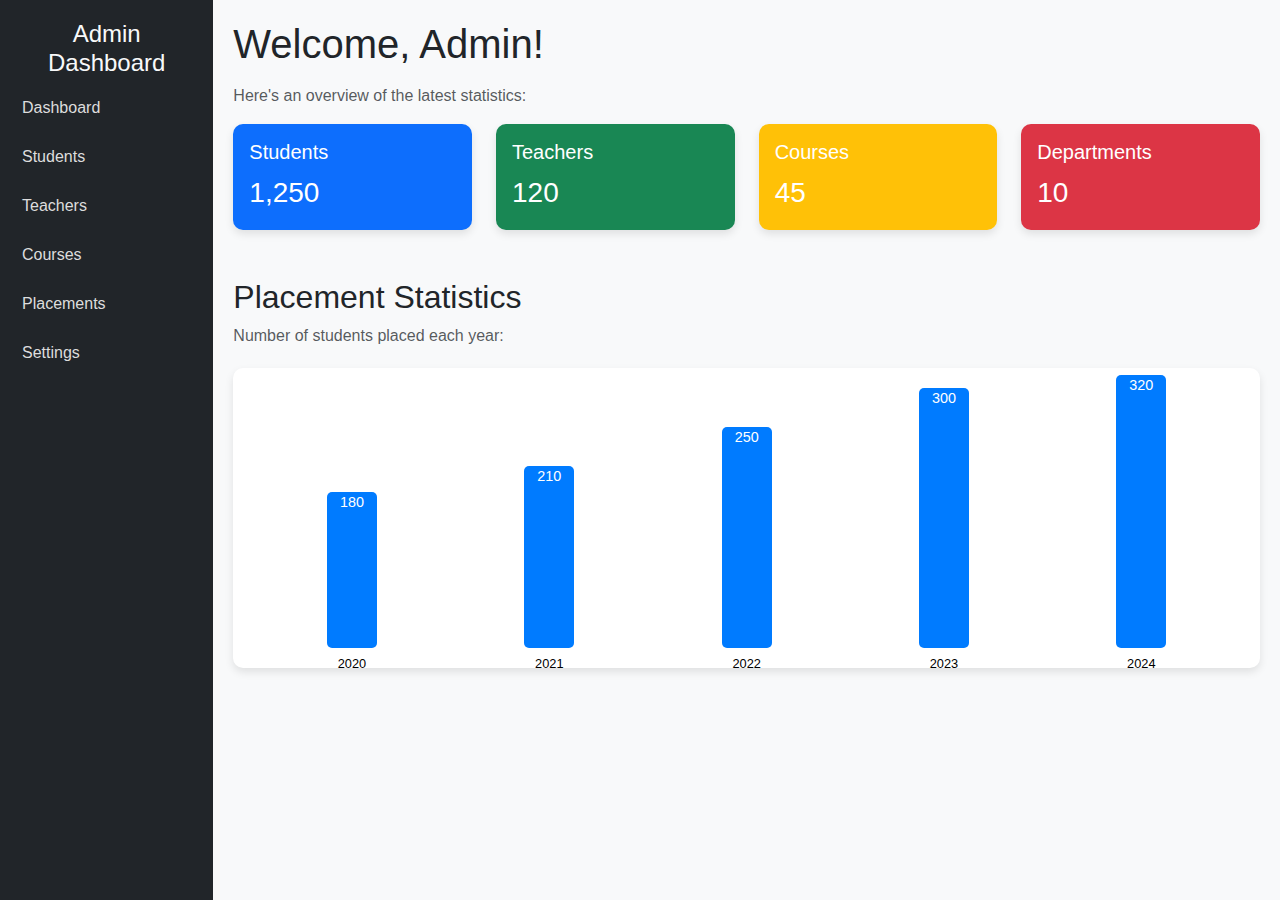
<file: collegedashboard/index.html>
<!DOCTYPE html>
<html lang="en">
  <head>
    <meta charset="UTF-8" />
    <meta name="viewport" content="width=device-width, initial-scale=1.0" />
    <title>Responsive College Admin Dashboard</title>
    <!-- Bootstrap CSS -->
    <link
      href="https://cdn.jsdelivr.net/npm/bootstrap@5.3.0-alpha3/dist/css/bootstrap.min.css"
      rel="stylesheet"
    />
    <style>
      body {
        font-family: Arial, sans-serif;
        background-color: #f8f9fa;
      }
      .sidebar {
        height: 100vh;
        background-color: #343a40;
        color: #fff;
        padding-top: 20px;
      }
      .sidebar a {
        color: #ddd;
        text-decoration: none;
        padding: 10px;
        display: block;
        margin: 5px 0;
      }
      .sidebar a:hover {
        background-color: #495057;
        color: #fff;
      }
      .content {
        padding: 20px;
      }
      .card {
        border: none;
        border-radius: 10px;
        box-shadow: 0 4px 8px rgba(0, 0, 0, 0.1);
      }
      .bar-graph {
        display: flex;
        align-items: flex-end;
        justify-content: space-around;
        height: 300px;
        margin-top: 20px;
        background-color: #fff;
        border-radius: 10px;
        padding: 20px;
        box-shadow: 0 4px 8px rgba(0, 0, 0, 0.1);
        position: relative;
      }
      .bar {
        width: 50px;
        background-color: #007bff;
        border-radius: 5px;
        text-align: center;
        color: #fff;
        font-size: 0.9rem;
        margin: 0 10px;
        position: relative;
      }
      .bar span {
        display: block;
        margin-top: 5px;
        font-size: 0.8rem;
        color: #000;
        position: absolute;
        bottom: -25px;
        left: 50%;
        transform: translateX(-50%);
        text-align: center;
      }
      @media (max-width: 992px) {
        .sidebar {
          height: auto;
        }
        .content {
          margin-left: 0;
        }
      }
    </style>
  </head>
  <body>
    <div class="container-fluid">
      <div class="row">
        <!-- Sidebar -->
        <nav
          class="sidebar col-lg-2 col-md-3 bg-dark navbar-dark d-md-block d-none"
        >
          <h4 class="text-center text-light">Admin Dashboard</h4>
          <a href="#dashboard">Dashboard</a>
          <a href="#students">Students</a>
          <a href="#teachers">Teachers</a>
          <a href="#courses">Courses</a>
          <a href="#placements">Placements</a>
          <a href="#settings">Settings</a>
        </nav>

        <!-- Collapsible Sidebar for Small Screens -->
        <nav
          class="navbar navbar-dark bg-dark d-lg-none d-md-none d-block"
          aria-label="Navbar"
        >
          <div class="container-fluid">
            <button
              class="navbar-toggler"
              type="button"
              data-bs-toggle="collapse"
              data-bs-target="#mobileSidebar"
              aria-controls="mobileSidebar"
              aria-expanded="false"
              aria-label="Toggle navigation"
            >
              <span class="navbar-toggler-icon"></span>
            </button>
          </div>
          <div class="collapse" id="mobileSidebar">
            <div class="bg-dark p-3">
              <a href="#dashboard">Dashboard</a>
              <a href="#students">Students</a>
              <a href="#teachers">Teachers</a>
              <a href="#courses">Courses</a>
              <a href="#placements">Placements</a>
              <a href="#settings">Settings</a>
            </div>
          </div>
        </nav>

        <!-- Main Content -->
        <main class="content col-lg-10 col-md-9">
          <h1 class="mb-3">Welcome, Admin!</h1>
          <p class="text-muted">Here's an overview of the latest statistics:</p>

          <!-- Statistics Cards -->
          <div class="row g-4">
            <!-- Students Card -->
            <div class="col-lg-3 col-md-6 col-sm-12">
              <div class="card text-white bg-primary">
                <div class="card-body">
                  <h5 class="card-title">Students</h5>
                  <p class="card-text fs-3">1,250</p>
                </div>
              </div>
            </div>
            <!-- Teachers Card -->
            <div class="col-lg-3 col-md-6 col-sm-12">
              <div class="card text-white bg-success">
                <div class="card-body">
                  <h5 class="card-title">Teachers</h5>
                  <p class="card-text fs-3">120</p>
                </div>
              </div>
            </div>
            <!-- Courses Card -->
            <div class="col-lg-3 col-md-6 col-sm-12">
              <div class="card text-white bg-warning">
                <div class="card-body">
                  <h5 class="card-title">Courses</h5>
                  <p class="card-text fs-3">45</p>
                </div>
              </div>
            </div>
            <!-- Departments Card -->
            <div class="col-lg-3 col-md-6 col-sm-12">
              <div class="card text-white bg-danger">
                <div class="card-body">
                  <h5 class="card-title">Departments</h5>
                  <p class="card-text fs-3">10</p>
                </div>
              </div>
            </div>
          </div>

          <!-- Placement Statistics -->
          <div id="placements" class="mt-5">
            <h2>Placement Statistics</h2>
            <p class="text-muted">Number of students placed each year:</p>
            <div class="bar-graph">
              <div class="bar" style="height: 60%">180<span>2020</span></div>
              <div class="bar" style="height: 70%">210<span>2021</span></div>
              <div class="bar" style="height: 85%">250<span>2022</span></div>
              <div class="bar" style="height: 100%">300<span>2023</span></div>
              <div class="bar" style="height: 105%">320<span>2024</span></div>
            </div>
          </div>
        </main>
      </div>
    </div>

    <!-- Bootstrap JS -->
    <script src="https://cdn.jsdelivr.net/npm/bootstrap@5.3.0-alpha3/dist/js/bootstrap.bundle.min.js"></script>
  </body>
</html>
</file>
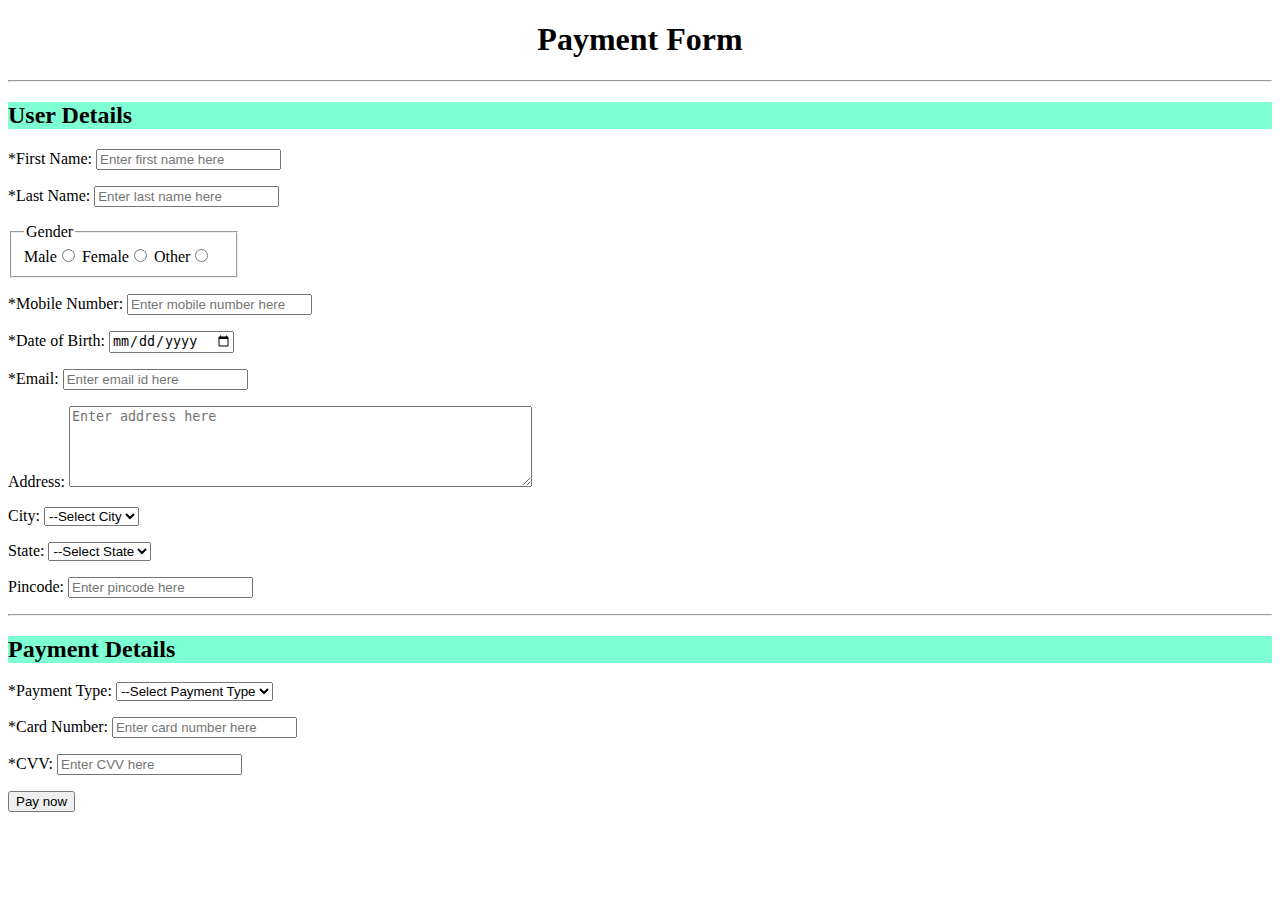
<file: html_paymentform/index.html>
<!DOCTYPE html>
<html lang="en">
  <head>
    <meta charset="UTF-8" />
    <meta name="viewport" content="width=device-width, initial-scale=1.0" />
    <title>Payment_Form</title>
  </head>
  <body >
    <h1 style="text-align: center;">Payment Form</h1>
    <hr />
    <h2 style="background-color: aquamarine">User Details</h2>
    <form action="" method="get">
        <div>
            <label for="fname">*First Name:</label>
            <input type="text" name="fname" id="fname" placeholder="Enter first name here" required/></p>
        </div>

        <div>
            <label for="lname">*Last Name:</label>
            <input type="text" name="lname" id="lname" placeholder="Enter last name here" required/></p>
        </div>

        <div>
            <p>
            <fieldset style="width: 200px;">
                <legend>Gender</legend>
                Male<input type="radio" name="gender" value="Male" id="Male">
                Female<input type="radio" name="gender" value="Female" id="Female">
                Other<input type="radio" name="gender" value="Other" id="other">
            </fieldset>
        </p>
        </div>

        <div>
            <label for="mno">*Mobile Number:</label>
            <input type="tel" name="mno" id="mno" placeholder="Enter mobile number here" maxlength="10" required/></p>
        </div>

        <div>
            <label for="dob">*Date of Birth:</label>
            <input type="date" name="dob" id="dob" required/></p>
        </div>

        <div>
            <label for="email">*Email:</label>
            <input type="email" name="email" id="email" placeholder="Enter email id here" required/></p>
        </div>

        <div>
            <p>
            <label for="address">Address:</label>
            <textarea name="address" id="address" placeholder="Enter address here" cols="55" rows="5"></textarea></p>
        </div>

        <div>
            <label for="city">City:</label>
            <select name="city" id="city">
                <option value="">--Select City</option>
                <option value="Mumbai">Mumbai</option>
                <option value="Pune">Pune</option>
                <option value="Bangalore">Bangalore</option>
                <option value="Hyderabad">Hyderabad</option>
                <option value="Chennai">Chennai</option>
            </select>
        </div>

        <div>
            <p>
            <label for="state">State:</label>
            <select name="state" id="state">
                <option value="">--Select State</option>
                <option value="Maharashtra">Maharashtra</option>
                <option value="Karnataka">Karnataka</option>
                <option value="Telangana">Telangana</option>
                <option value="Tamil Nadu">Tamil Nadu</option>
            </select>
        </p>
        </div>

        <div>
            <p>
            <label for="pincode">Pincode:</label>
            <input type="number" name="pincode" id="pincode" placeholder="Enter pincode here" maxlength="6"></p>
        </p>
        </div>
        <hr>
        <h2 style="background-color: aquamarine">Payment Details</h2>
<div>
        
            <label for="Payment">*Payment Type:</label>
            <select name="Payment" id="Payment" required>
                <option value="">--Select Payment Type</option>
                <option value="Credit Card">Credit Card</option>
                <option value="Debit Card">Debit Card</option>
                <option value="Net Banking">Net Banking</option>
                <option value="UPI">UPI</option>
            </select>
</div>
        
        <div>
            <p>
            <label for="cardno">*Card Number:</label>
            <input type="number" name="cardno" id="cardno" placeholder="Enter card number here" required>
        </p>
        </div>

        <div>
            
            <label for="cvv">*CVV:</label>
            <input type="password" name="cvv" id="cvv" placeholder="Enter CVV here" required>
        </div>
        <div>
            <p>
            <input type="submit" value="Pay now" style="text-align: end;" />
        </p>
        </div>
    </form>
  </body>
</html>
</file>
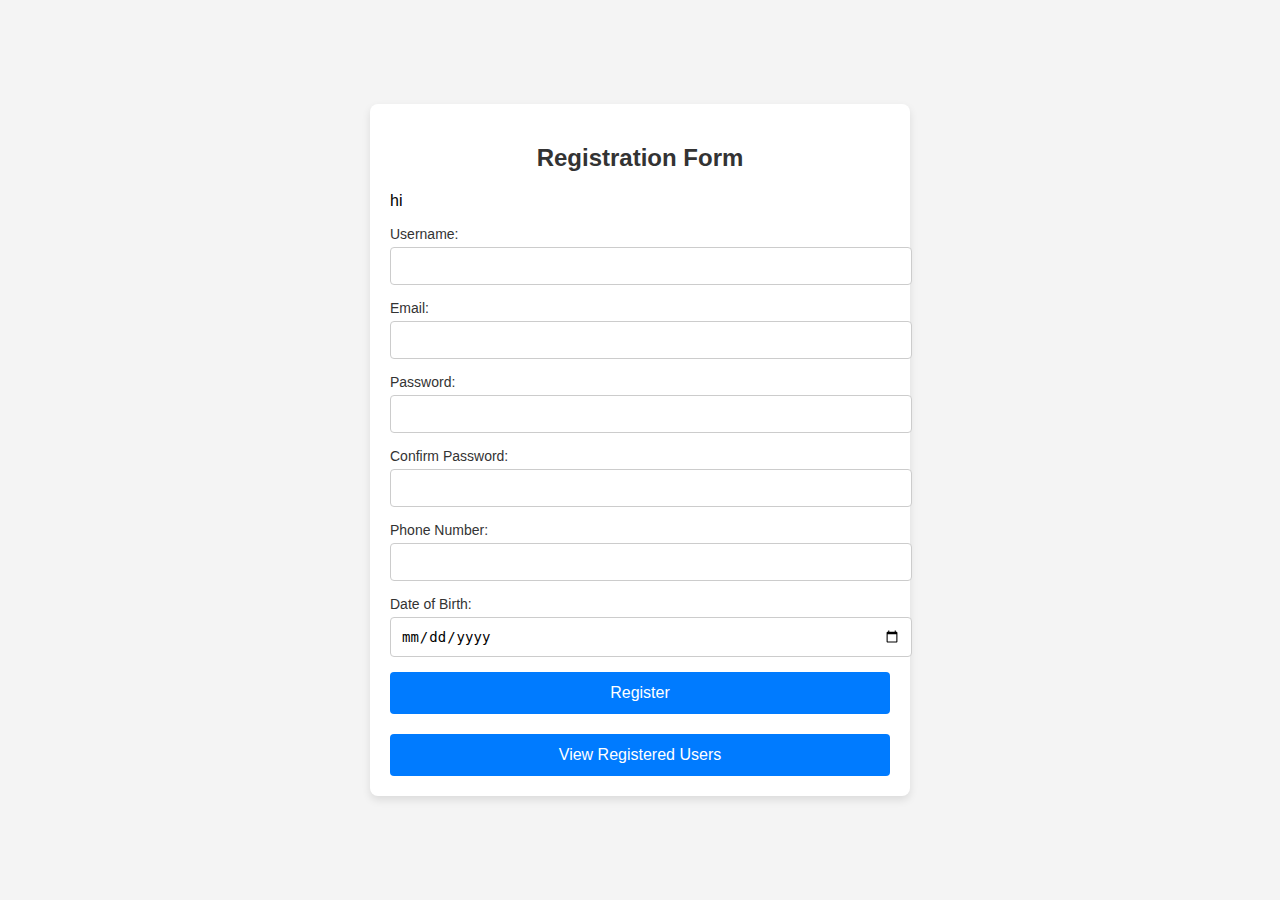
<file: registration form/index.html>
<!DOCTYPE html>
<html lang="en">
  <head>
    <meta charset="UTF-8" />
    <meta name="viewport" content="width=device-width, initial-scale=1.0" />
    <title>Registration Form</title>
    <link rel="stylesheet" href="styles.css" />
  </head>
  <body>
    <div class="form-container">
      <h2>Registration Form</h2>
      <p title="shows hi">hi</p>
      <form id="registrationForm">
        <div class="form-group">
          <label for="username">Username:</label>
          <input type="text" id="username" name="username" required />
        </div>

        <div class="form-group">
          <label for="email">Email:</label>
          <input type="email" id="email" name="email" required />
        </div>

        <div class="form-group">
          <label for="password">Password:</label>
          <input type="password" id="password" name="password" required />
        </div>

        <div class="form-group">
          <label for="confirm-password">Confirm Password:</label>
          <input
            type="password"
            id="confirm-password"
            name="confirm-password"
            required
          />
        </div>

        <div class="form-group">
          <label for="phone">Phone Number:</label>
          <input type="tel" id="phone" name="phone" required />
        </div>

        <div class="form-group">
          <label for="dob">Date of Birth:</label>
          <input type="date" id="dob" name="dob" required />
        </div>

        <div class="form-group">
          <button type="submit">Register</button>
        </div>
      </form>

      <div class="view-users">
        <button id="viewUsersBtn">View Registered Users</button>
      </div>

      <div id="userListContainer" style="display: none">
        <h3>Registered Users:</h3>
        <table id="userTable">
          <thead>
            <tr>
              <th>Username</th>
              <th>Email</th>
              <th>Phone</th>
              <th>Date of Birth</th>
            </tr>
          </thead>
          <tbody id="userTableBody">
            <!-- Users will be displayed here -->
          </tbody>
        </table>
      </div>
    </div>

    <script src="script.js"></script>
  </body>
</html>
</file>
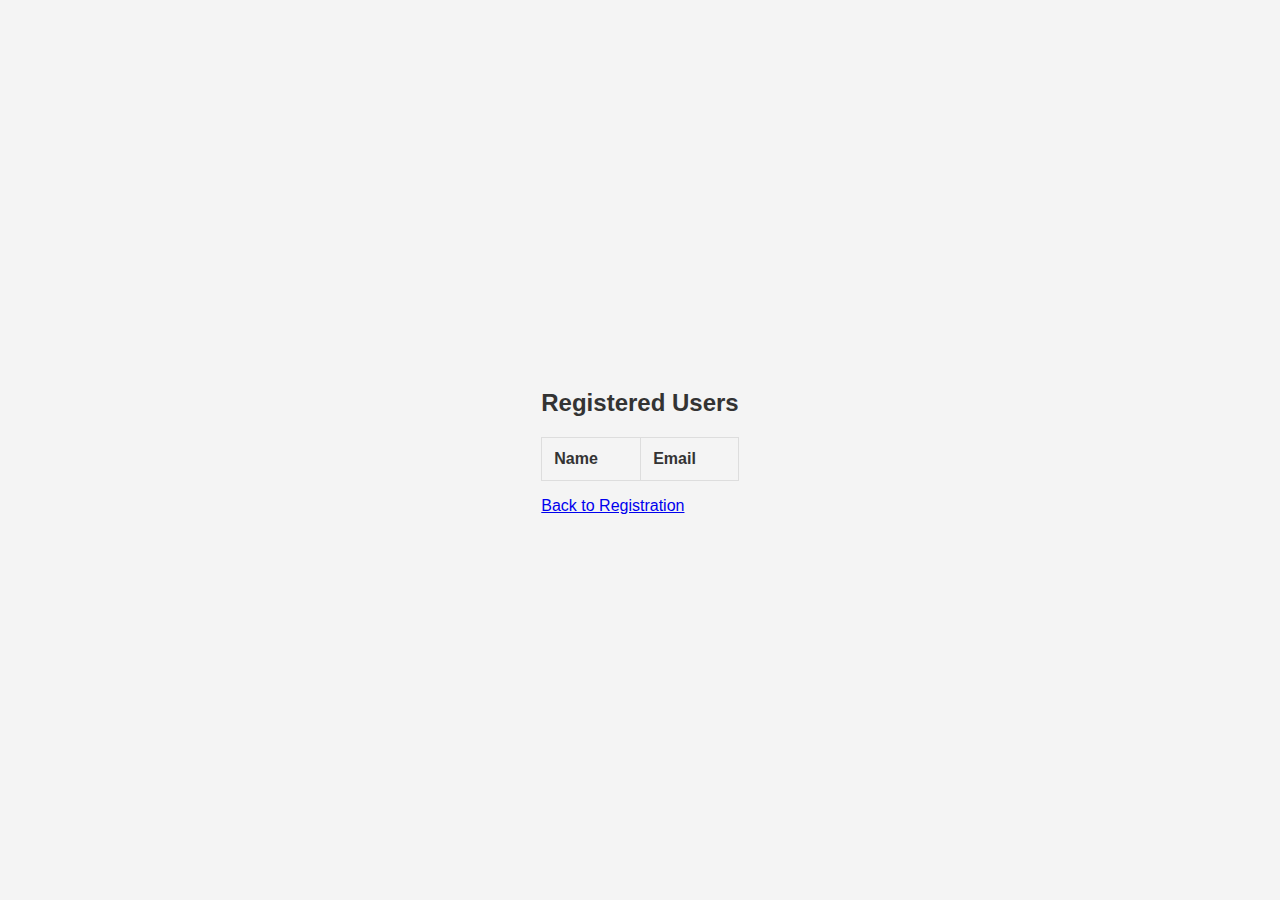
<file: registration form/users.html>
<!DOCTYPE html>
<html lang="en">
  <head>
    <meta charset="UTF-8" />
    <meta name="viewport" content="width=device-width, initial-scale=1.0" />
    <title>Registered Users</title>
    <link rel="stylesheet" href="styles.css" />
  </head>
  <body>
    <div class="container">
      <h2>Registered Users</h2>
      <table>
        <thead>
          <tr>
            <th>Name</th>
            <th>Email</th>
          </tr>
        </thead>
        <tbody id="userList"></tbody>
      </table>

      <p><a href="index.html">Back to Registration</a></p>
    </div>

    <script src="script.js"></script>
  </body>
</html>
</file>
<file: registration form/styles.css>
body {
  font-family: Arial, sans-serif;
  background-color: #f4f4f4;
  display: flex;
  justify-content: center;
  align-items: center;
  height: 100vh;
  margin: 0;
}

.form-container {
  background-color: #fff;
  padding: 20px;
  border-radius: 8px;
  box-shadow: 0 4px 8px rgba(0, 0, 0, 0.1);
  width: 100%;
  max-width: 500px;
}

h2 {
  text-align: center;
  margin-bottom: 20px;
  color: #333;
}

.form-group {
  margin-bottom: 15px;
}

label {
  font-size: 14px;
  color: #333;
  display: block;
  margin-bottom: 5px;
}

input {
  width: 100%;
  padding: 10px;
  font-size: 14px;
  border: 1px solid #ccc;
  border-radius: 4px;
}

input:focus {
  outline: none;
  border-color: #007bff;
}

button {
  width: 100%;
  padding: 12px;
  font-size: 16px;
  background-color: #007bff;
  color: white;
  border: none;
  border-radius: 4px;
  cursor: pointer;
  transition: background-color 0.3s ease;
}

button:hover {
  background-color: #0056b3;
}

.view-users {
  margin-top: 20px;
  text-align: center;
}

#userListContainer {
  margin-top: 20px;
}

table {
  width: 100%;
  border-collapse: collapse;
  margin-top: 20px;
}

th,
td {
  padding: 12px;
  text-align: left;
  border: 1px solid #ddd;
}

th {
  background-color: #f4f4f4;
  color: #333;
}

td {
  background-color: #fff;
}

tr:hover {
  background-color: #f9f9f9;
}
</file>
